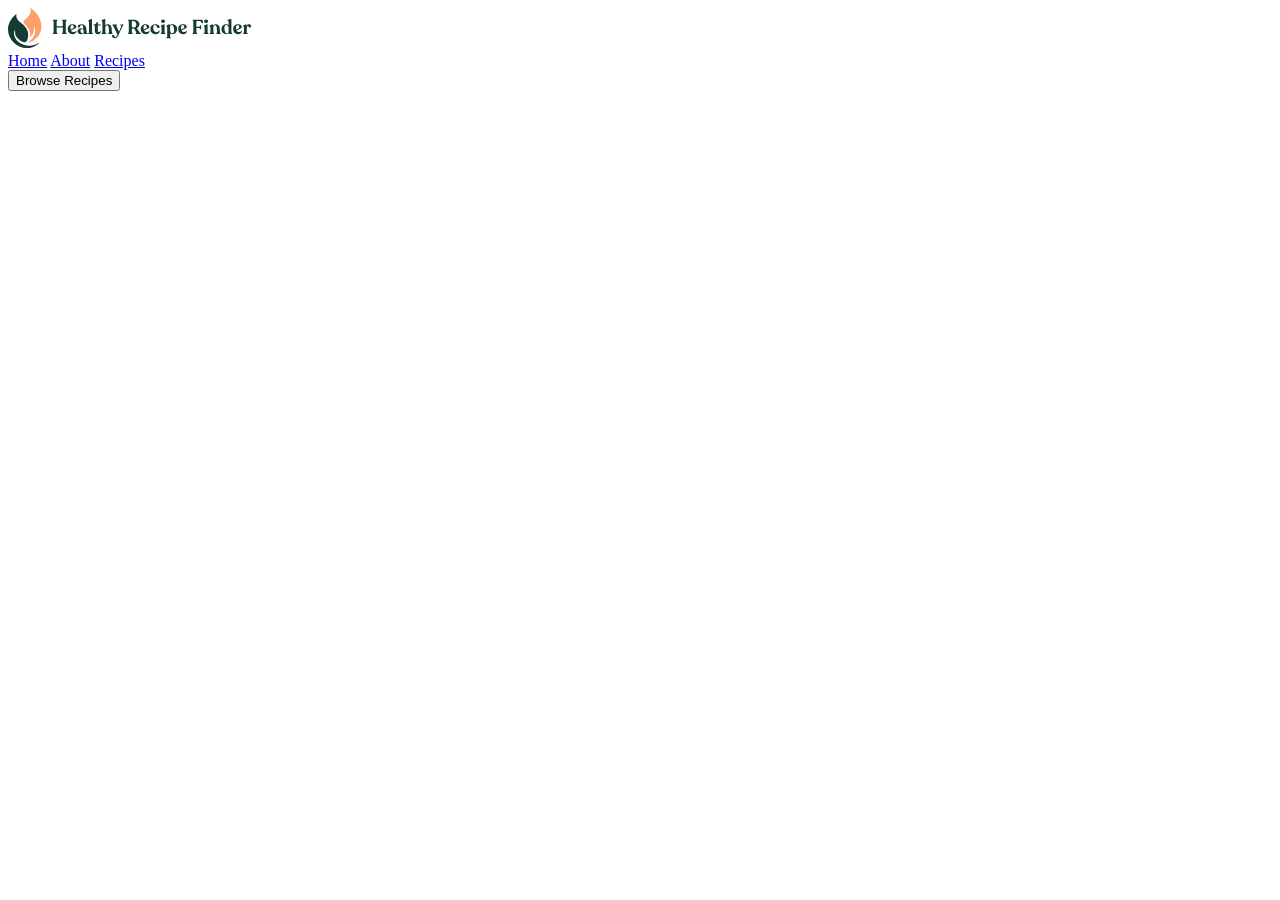
<file: starter-code/navbar.html>
<!DOCTYPE html>
<html lang="en">
<head>
    <meta charset="UTF-8">
    <meta name="viewport" content="width=device-width, initial-scale=1.0">
    <title>Document</title>
</head>
<body>
    <div>
        <img src="./assets/images/logo.svg" alt="">
        <nav>
            <a href="./index.html" class="nav-link">Home</a>
            <a href="./about.html" class="nav-link">About</a>
            <a href="./recipes.html" class="nav-link">Recipes</a>
        </nav>
        <button>Browse Recipes</button>
    </div>

    <script src="./components/navbar.js"></script>
</body>
</html>
</file>
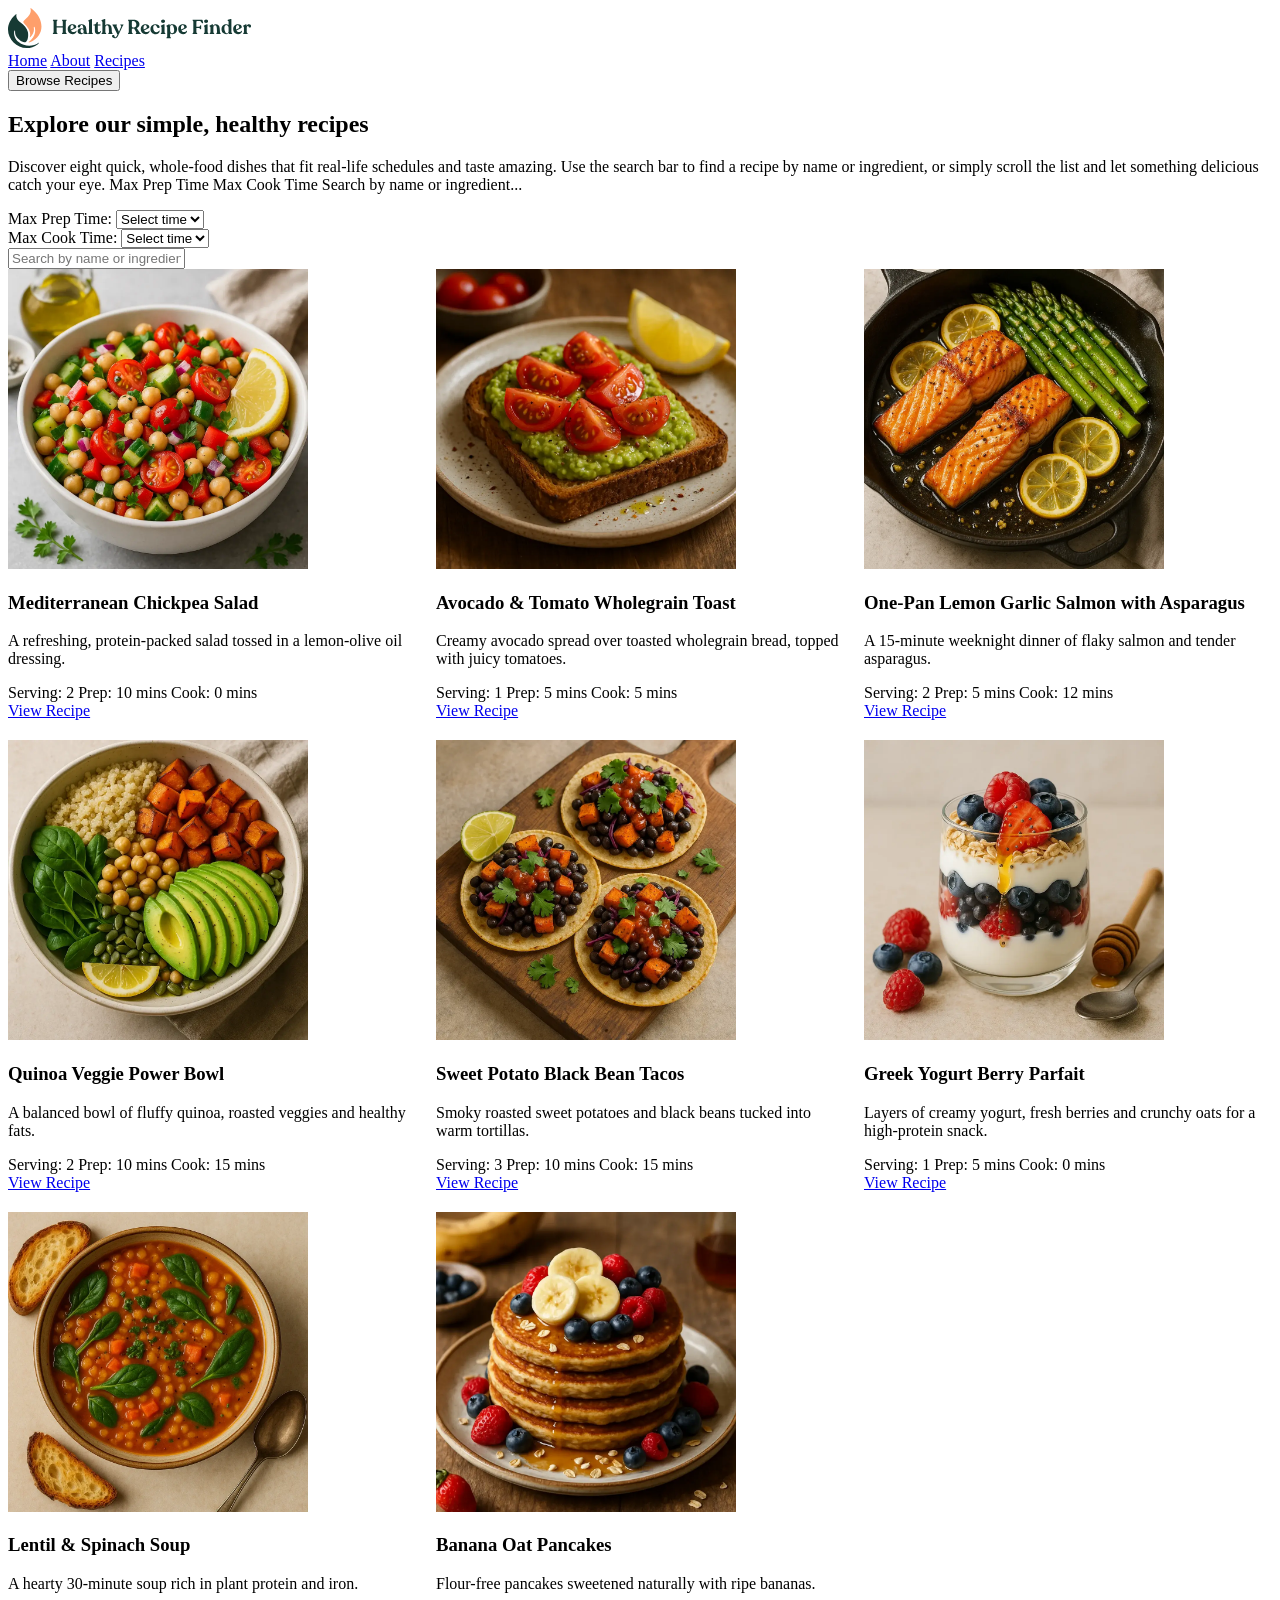
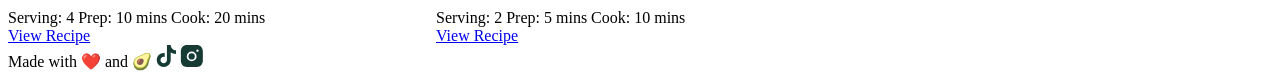
<file: starter-code/recipes.html>
<!DOCTYPE html>
<html lang="en">
  <head>
    <meta charset="UTF-8" />
    <meta name="viewport" content="width=device-width, initial-scale=1.0" />

    <link
      rel="icon"
      type="image/png"
      sizes="32x32"
      href="./assets/images/favicon-32x32.png"
    />
    <link rel="stylesheet" href="./css/recipes.css" />

    <title>Frontend Mentor | Recipe finder website</title>
  </head>
  <body>
    <header class="header-placeholder" data-component-url="navbar.html">
      
    </header>
    <section class="hero__content">
      <h1 class="hero__title">Explore our simple, healthy recipes</h1>
      <p class="hero__description">
        Discover eight quick, whole-food dishes that fit real-life schedules and
        taste amazing. Use the search bar to find a recipe by name or
        ingredient, or simply scroll the list and let something delicious catch
        your eye. Max Prep Time Max Cook Time Search by name or ingredient...
      </p>
    </section>
    <form action="" class="recipes-filter">
      <div>
        <label for="max-prep-time">Max Prep Time:</label>
        <select name="max-prep-time" id="max-prep-time">
          <option value="">Select time</option>
          <option value="5">5 minutes</option>
          <option value="15">15 minutes</option>
          <option value="25">25 minutes</option>
          <option value="35">35 minutes</option>
          <option value="45">45 minutes</option>
        </select>
      </div>

      <div>
        <label for="max-cook-time">Max Cook Time:</label>
        <select name="max-cook-time" id="max-cook-time">
          <option value="">Select time</option>
          <option value="5">5 minutes</option>
          <option value="15">15 minutes</option>
          <option value="25">25 minutes</option>
          <option value="35">35 minutes</option>
          <option value="45">45 minutes</option>
        </select>
      </div>

      <input
        type="text"
        name="search"
        id="search"
        placeholder="Search by name or ingredient"
      />
    </form>

    <section class="recipe-cards"></section>

    <!-- Populate recipes using data from the data.json file -->

    <footer>
      <span> Made with ❤️ and 🥑 </span>
      <span>
        <img src="./assets/images/icon-tiktok.svg" alt="" />
        <img src="./assets/images/icon-instagram.svg" alt="" />
        <!-- <img src="../assets/images/" alt="" /> -->
      </span>
    </footer>

    <script type="module" src="./js/recipes.js"></script>

    <script type="module" src="./components/navbar.js"></script>
    <script type="module" src="./js/index.js"></script>
  </body>
</html>
</file>
<file: starter-code/css/recipes.css>
img{
    max-block-size: 100%;

}
.recipe-cards{
    display: grid;
    grid-template-columns: repeat(3, 1fr);
    gap: 20px;
}
.recipe-card img{
    /* width: ; */
    max-width: 300px;
}
</file>
